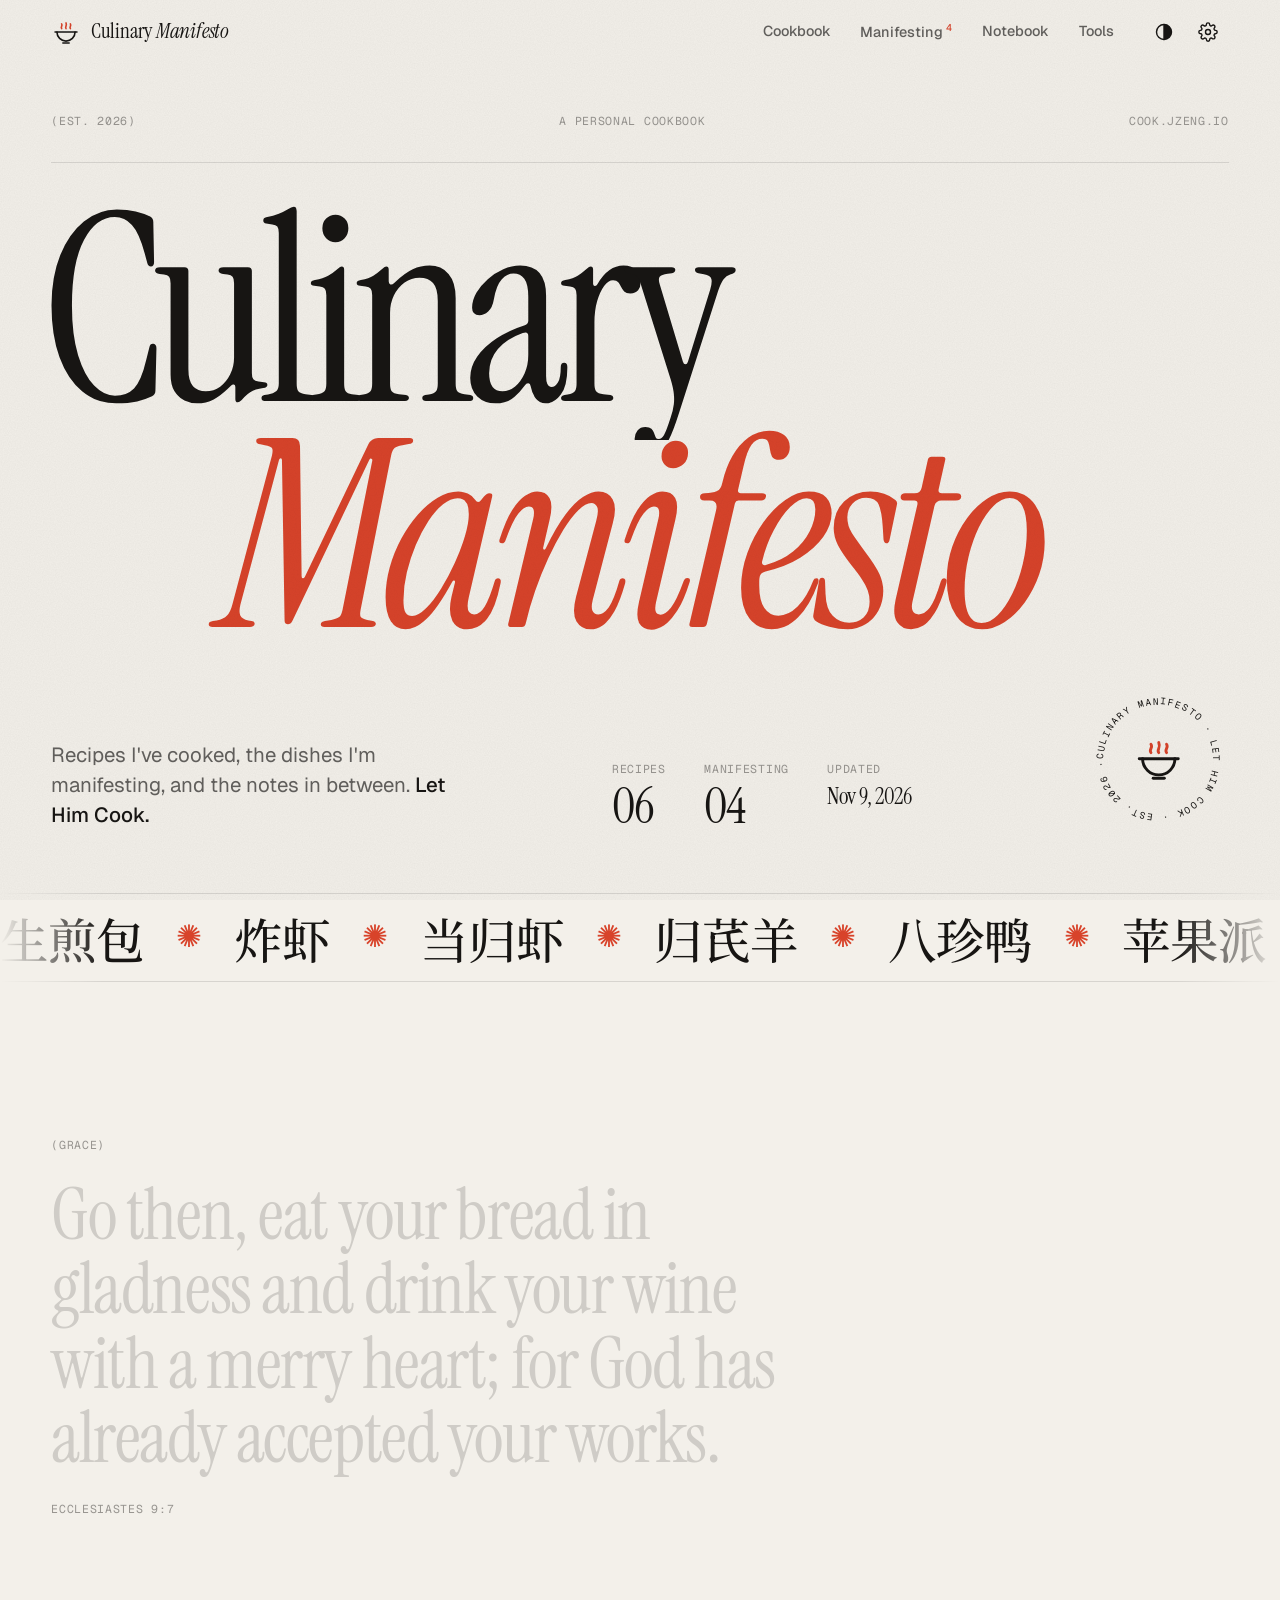
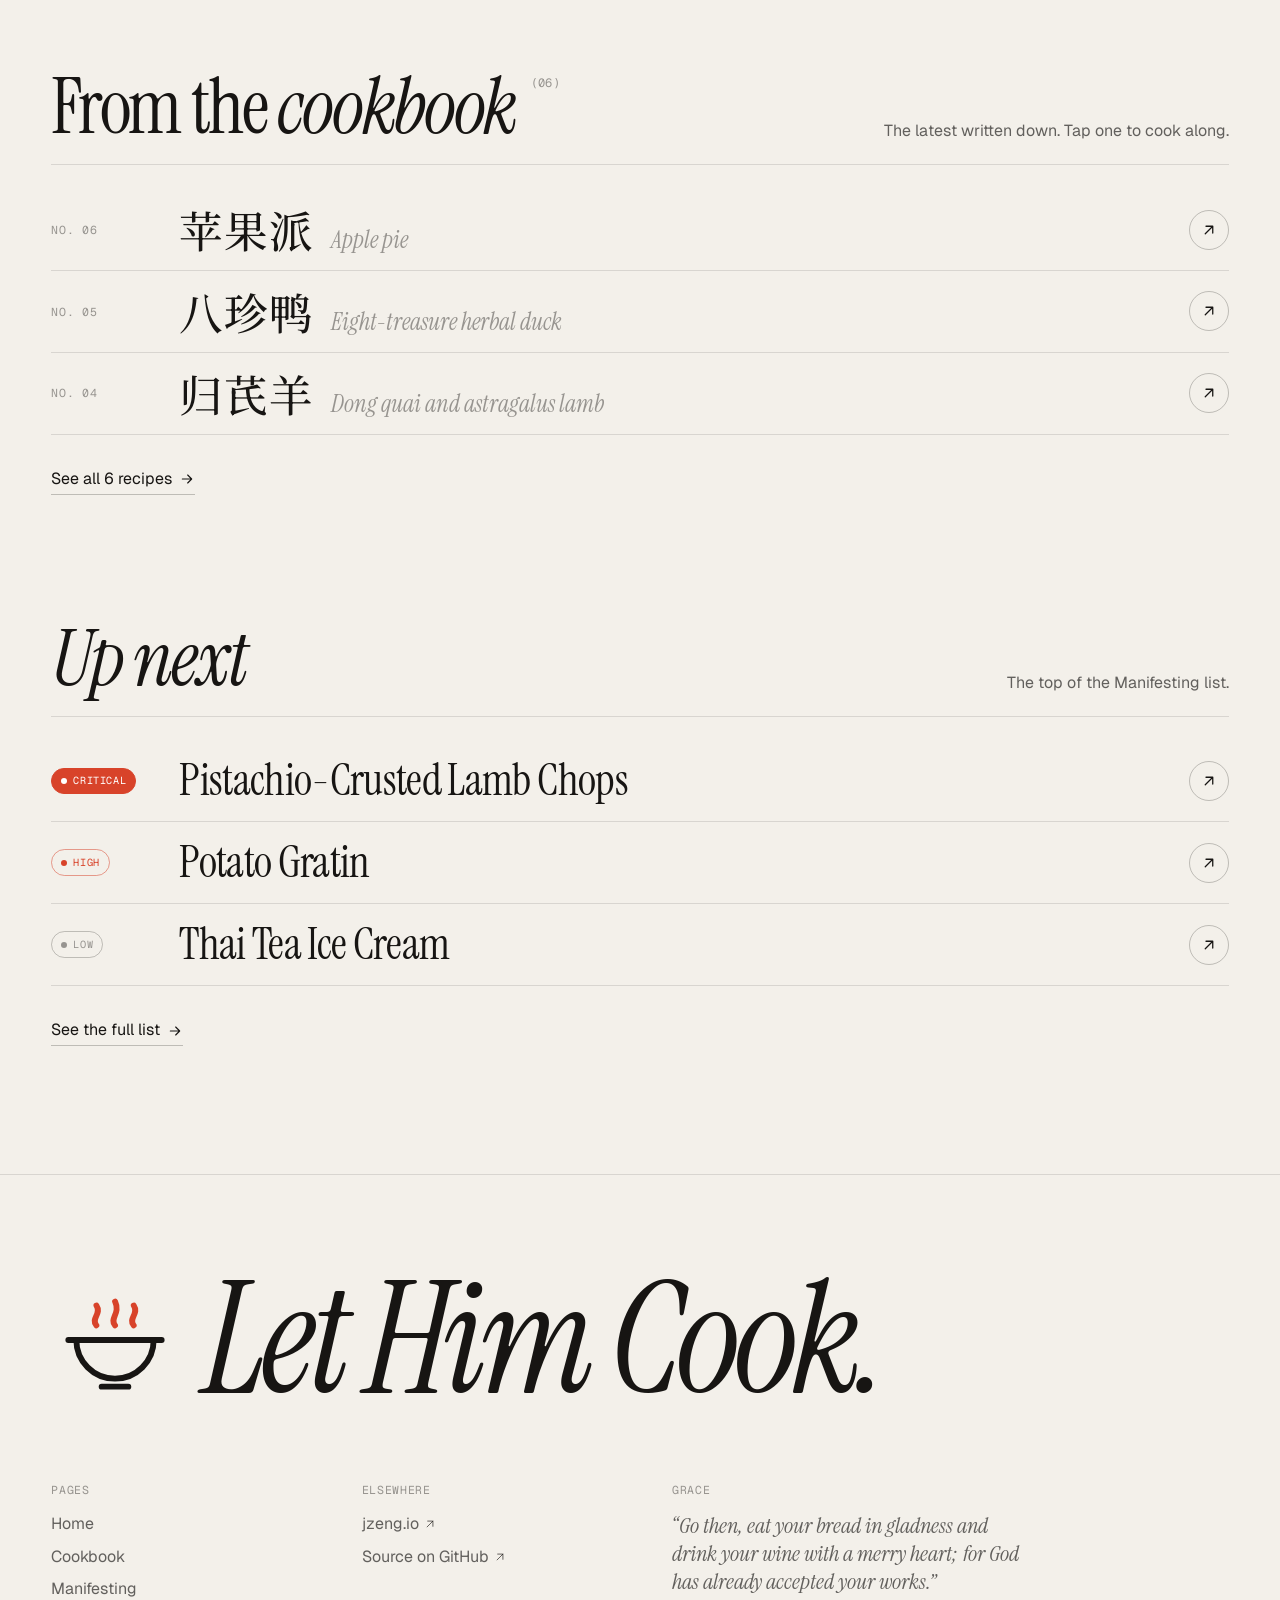
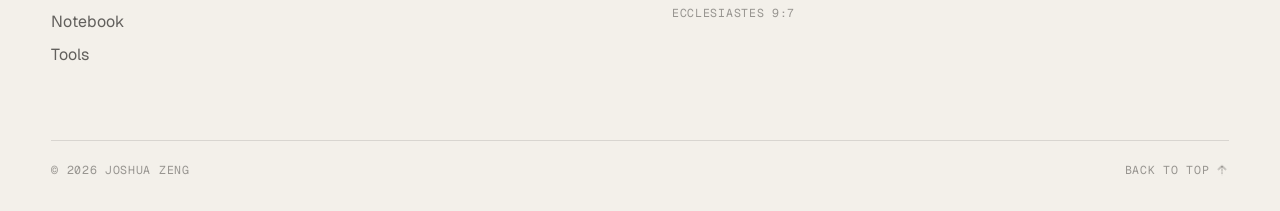
<file: index.html>
<!doctype html>
<html lang="en" data-theme="auto" data-text="m" data-motion="auto">
    <head>
        <meta charset="utf-8" />
        <meta name="viewport" content="width=device-width, initial-scale=1, viewport-fit=cover" />
        <title>Culinary Manifesto</title>
        <meta name="description" content="Culinary Manifesto: Joshua Zeng's cookbook. Recipes I've cooked, dishes I'm manifesting, kitchen notes and tools." />
        <meta name="author" content="Joshua Zeng" />
        <meta name="theme-color" content="#f3f0ea" />
        <meta name="color-scheme" content="light dark" />
        <meta property="og:title" content="Culinary Manifesto" />
        <meta property="og:description" content="A personal cookbook." />
        <meta property="og:url" content="https://cook.jzeng.io/" />
        <meta property="og:type" content="website" />
        <meta property="og:image" content="https://cook.jzeng.io/assets/og.png" />
        <meta name="twitter:card" content="summary_large_image" />
        <link rel="icon" href="assets/favicon.svg" type="image/svg+xml" />
        <link rel="icon" href="assets/icon-192.png" sizes="192x192" type="image/png" />
        <link rel="apple-touch-icon" href="assets/apple-touch-icon.png" />
        <link rel="manifest" href="manifest.webmanifest" />
        <meta name="mobile-web-app-capable" content="yes" />
        <meta name="apple-mobile-web-app-capable" content="yes" />
        <meta name="apple-mobile-web-app-status-bar-style" content="default" />
        <meta name="apple-mobile-web-app-title" content="Manifesto" />
        <script>
            // Apply saved theme, text size and motion before first paint (no flash).
            (function () {
                var d = document.documentElement;
                try {
                    var s = JSON.parse(localStorage.getItem("cm:settings") || "{}");
                    var t = new URLSearchParams(location.search).get("theme") || s.theme;
                    if (t) d.dataset.theme = t;
                    if (s.text) d.dataset.text = s.text;
                    var m = new URLSearchParams(location.search).get("motion") || s.motion;
                    if (m) d.dataset.motion = m;
                } catch (e) {}
                d.classList.add("js");
            })();
            window.CM = {};
        </script>
        <link rel="preconnect" href="https://fonts.googleapis.com" />
        <link rel="preconnect" href="https://fonts.gstatic.com" crossorigin />
        <link
            rel="stylesheet"
            href="https://fonts.googleapis.com/css2?family=Geist:wght@400;500;600&family=Geist+Mono:wght@400;500&family=Instrument+Serif:ital@0;1&family=Noto+Serif+SC:wght@500;600&display=swap"
        />
        <link rel="stylesheet" href="css/styles.css" />

        <!-- data: edit these files to add recipes, ideas and notes -->
        <script defer src="data/site.js"></script>
        <script defer src="data/glossary.js"></script>
        <script defer src="data/recipes.js"></script>
        <script defer src="data/manifesting.js"></script>
        <script defer src="data/notebook.js"></script>
        <!-- app -->
        <script defer src="js/quantity.js"></script>
        <script defer src="js/core.js"></script>
        <script defer src="js/timers.js"></script>
        <script defer src="js/views/home.js"></script>
        <script defer src="js/views/cookbook.js"></script>
        <script defer src="js/views/recipe.js"></script>
        <script defer src="js/views/manifesting.js"></script>
        <script defer src="js/views/notebook.js"></script>
        <script defer src="js/views/tools.js"></script>
        <script defer src="js/app.js"></script>
    </head>
    <body>
        <span id="top"></span>
        <a class="skip" href="#view">Skip to content</a>

        <header class="hdr" id="hdr">
            <div class="hdr-in wrap">
                <a class="brand" href="#/" aria-label="Culinary Manifesto, home" data-mark>
                    <span class="brand-name">Culinary <em>Manifesto</em></span>
                </a>
                <nav class="nav" aria-label="Main">
                    <a href="#/cookbook" data-nav="cookbook">Cookbook</a>
                    <a href="#/manifesting" data-nav="manifesting">Manifesting<sup class="count" data-count="manifesting"></sup></a>
                    <a href="#/notebook" data-nav="notebook">Notebook</a>
                    <a href="#/tools" data-nav="tools">Tools</a>
                </nav>
                <div class="hdr-actions">
                    <button type="button" class="icon-btn" id="theme-btn" aria-label="Change theme"></button>
                    <button type="button" class="icon-btn" id="settings-btn" aria-label="Settings" title="Settings" data-icon="gear"></button>
                </div>
            </div>
        </header>

        <main id="view" tabindex="-1">
            <noscript>
                <section class="page-hero wrap">
                    <h1 class="page-title"><em>Culinary Manifesto</em></h1>
                    <p class="lede">This cookbook needs JavaScript to show its recipes.</p>
                </section>
            </noscript>
        </main>

        <footer class="ftr" id="footer"></footer>

        <nav class="tabs" aria-label="Main">
            <a href="#/cookbook" data-nav="cookbook" data-icon="book"><span>Cookbook</span></a>
            <a href="#/manifesting" data-nav="manifesting" data-icon="sparkle"><span>Manifesting</span><sup class="count" data-count="manifesting"></sup></a>
            <a href="#/notebook" data-nav="notebook" data-icon="pen"><span>Notebook</span></a>
            <a href="#/tools" data-nav="tools" data-icon="scale"><span>Tools</span></a>
        </nav>

        <div class="timers" id="timers" aria-live="polite"></div>
        <div class="toast" id="toast" role="status" aria-live="polite"></div>
        <dialog class="sheet" id="settings" aria-labelledby="set-title"></dialog>
    </body>
</html>
</file>
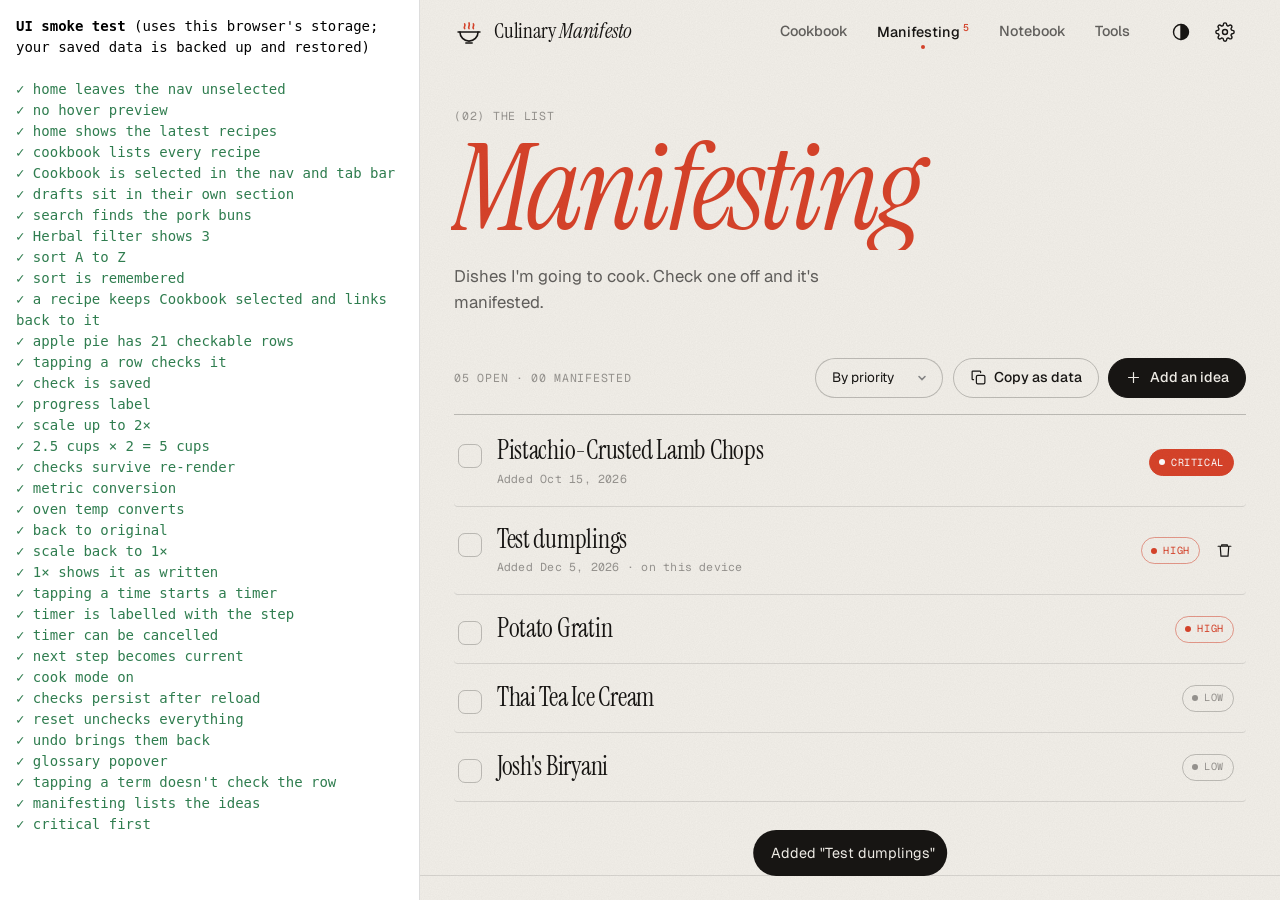
<file: tests/ui.html>
<!doctype html>
<html lang="en">
    <head>
        <meta charset="utf-8" />
        <title>UI smoke test · Culinary Manifesto</title>
        <style>
            body { font: 14px/1.5 ui-monospace, Menlo, monospace; margin: 0; display: grid; grid-template-columns: 420px 1fr; height: 100vh; }
            #log { padding: 16px; overflow: auto; border-right: 1px solid #ddd; }
            .ok { color: #2f7d4f; } .bad { color: #c62828; font-weight: bold; }
            iframe { width: 100%; height: 100%; border: 0; }
        </style>
    </head>
    <body>
        <div id="log"><b>UI smoke test</b> (uses this browser's storage; your saved data is backed up and restored)<br /><br /></div>
        <iframe id="app" title="App under test"></iframe>
        <script>
            /*
             * Open /tests/ui.html from a local server (python3 -m http.server). It drives the real app in the
             * iframe: checking rows, scaling, unit conversion, timers, persistence, the lists, tools and settings.
             */
            const log = document.getElementById("log");
            const frame = document.getElementById("app");
            const results = [];
            const sleep = (ms) => new Promise((r) => setTimeout(r, ms));
            const W = () => frame.contentWindow;
            const D = () => frame.contentDocument;
            const $ = (s) => D().querySelector(s);
            const $$ = (s) => Array.from(D().querySelectorAll(s));
            function check(cond, label, detail) {
                results.push({ ok: !!cond, label });
                log.insertAdjacentHTML("beforeend", `<div class="${cond ? "ok" : "bad"}">${cond ? "✓" : "✗"} ${label}${cond || detail == null ? "" : " → " + String(detail)}</div>`);
            }
            async function until(fn, ms = 3000) {
                const t = Date.now();
                while (Date.now() - t < ms) {
                    try { if (fn()) return true; } catch (e) {}
                    await sleep(40);
                }
                return false;
            }
            const load = (hash) =>
                new Promise((res) => {
                    frame.onload = () => until(() => W().CM && W().CM.views && $("#view").children.length).then(res);
                    frame.src = "../index.html?motion=reduced&t=" + Date.now() + (hash || "#/"); // new URL each time so it really reloads
                });
            const go = async (hash) => {
                W().location.hash = hash;
                await sleep(120);
            };
            const click = (el) => el && el.dispatchEvent(new (W().MouseEvent)("click", { bubbles: true, cancelable: true, view: W() }));

            async function run() {
                // keep the tester's real data safe
                const backup = {};
                Object.keys(localStorage).filter((k) => k.startsWith("cm:")).forEach((k) => { backup[k] = localStorage.getItem(k); localStorage.removeItem(k); });
                try {
                    await load("#/");
                    const activeNav = () => $$("[data-nav].is-active").map((a) => a.dataset.nav);
                    check(!activeNav().length, "home leaves the nav unselected", activeNav());
                    check(!$("#preview"), "no hover preview");
                    check($$("#latest .teaser-list li").length === Math.min(3, W().CM.recipes.length), "home shows the latest recipes");

                    await go("#/cookbook");
                    const crows = () => $$(".c-row");
                    check(crows().length === W().CM.recipes.length, "cookbook lists every recipe", crows().length);
                    check(activeNav().length === 2 && activeNav().every((n) => n === "cookbook"), "Cookbook is selected in the nav and tab bar", activeNav());
                    const drafts = W().CM.recipes.filter((r) => r.status === "draft").length;
                    check($$("#c-draft .c-row").length === drafts && !$("#c-draft-title").hidden, "drafts sit in their own section", $$("#c-draft .c-row").length);
                    const q = $("#q");
                    q.value = "pork";
                    q.dispatchEvent(new Event("input"));
                    check(crows().length === 1, "search finds the pork buns", crows().length);
                    q.value = "";
                    q.dispatchEvent(new Event("input"));
                    click($('.chip-f[data-cat="Herbal"]'));
                    check(crows().length === 3, "Herbal filter shows 3", crows().length);
                    click($('.chip-f[data-cat=""]'));
                    const sel = $("#c-sort");
                    sel.value = "az";
                    sel.dispatchEvent(new Event("change", { bubbles: true }));
                    const names = $$("#c-ready .c-row").map((li) => li.dataset.slug);
                    check(names[0] === "apple-pie", "sort A to Z", names.join(","));
                    check(W().CM.store.get("cookbook:sort") === "az", "sort is remembered");
                    await go("#/r/sheng-jian-bao");
                    check(activeNav().every((n) => n === "cookbook") && $(".crumb").getAttribute("href") === "#/cookbook", "a recipe keeps Cookbook selected and links back to it");

                    await go("#/r/apple-pie");
                    check($$(".row").length === 21, "apple pie has 21 checkable rows", $$(".row").length);
                    const first = () => $(".r-col--ing .row");
                    click(first().querySelector(".row-body"));
                    check(first().classList.contains("is-done"), "tapping a row checks it");
                    check(JSON.parse(localStorage.getItem("cm:checks:apple-pie")).length === 1, "check is saved");
                    check($(".prog-label").textContent === "1/21", "progress label", $(".prog-label").textContent);
                    click($('[data-scale="1"]'));
                    click($('[data-scale="1"]'));
                    check($(".scale-val").textContent === "2×", "scale up to 2×", $(".scale-val").textContent);
                    check(first().querySelector(".qty").textContent === "5 cups", "2.5 cups × 2 = 5 cups", first().querySelector(".qty").textContent);
                    check(first().classList.contains("is-done"), "checks survive re-render");
                    click($('[data-units="metric"]'));
                    await sleep(50);
                    check(first().querySelector(".qty").textContent === "1.18 l", "metric conversion", first().querySelector(".qty").textContent);
                    check($(".chip--temp").textContent === "190–220 °C", "oven temp converts", $(".chip--temp").textContent);
                    click($('[data-units="original"]'));
                    await sleep(50);
                    check($(".chip--temp").textContent === "375–425 °F", "back to original", $(".chip--temp").textContent);
                    click($('[data-scale="-1"]'));
                    click($('[data-scale="-1"]'));
                    check($(".scale-val").textContent === "1×", "scale back to 1×");
                    check(first().querySelector(".qty").textContent === "2.5 cups", "1× shows it as written", first().querySelector(".qty").textContent);

                    click($(".chip--time"));
                    await sleep(60);
                    check($$("#timers .timer").length === 1, "tapping a time starts a timer");
                    check(/苹果派 · step 1/.test($("#timers .timer-label").textContent), "timer is labelled with the step", $("#timers .timer-label").textContent);
                    click($('#timers [data-act="close"]'));
                    await sleep(30);
                    check($$("#timers .timer").length === 0, "timer can be cancelled");

                    const steps = () => $$(".row--step");
                    click(steps()[0].querySelector(".row-body"));
                    check(steps()[1].classList.contains("is-current"), "next step becomes current");
                    click($('[data-act="cook"]'));
                    check($(".recipe").classList.contains("is-cooking"), "cook mode on");
                    click($('[data-act="cook"]'));

                    await load("#/r/apple-pie");
                    check(first().classList.contains("is-done") && steps()[0].classList.contains("is-done"), "checks persist after reload");
                    click($('[data-act="reset"]'));
                    check(!$$(".row.is-done").length, "reset unchecks everything");
                    click(D().querySelector(".toast-act"));
                    check($$(".row.is-done").length === 2, "undo brings them back", $$(".row.is-done").length);

                    await go("#/r/zha-xia");
                    const g = $(".gloss");
                    click(g);
                    await sleep(30);
                    check($("#gloss-pop") && /sweet potato starch|shrimp|stir-fry/.test($("#gloss-pop").textContent), "glossary popover", $("#gloss-pop") && $("#gloss-pop").textContent);
                    check(!g.closest(".row").classList.contains("is-done"), "tapping a term doesn't check the row");
                    click(D().body);

                    await go("#/manifesting");
                    check($$("#m-open .row").length === W().CM.manifesting.length, "manifesting lists the ideas", $$("#m-open .row").length);
                    check(/Pistachio/.test($("#m-open .row .m-title").textContent), "critical first", $("#m-open .row .m-title").textContent);
                    click($("#m-add"));
                    const f = $("#m-form");
                    f.elements.title.value = "Test dumplings";
                    f.elements.priority.value = "high";
                    f.requestSubmit ? f.requestSubmit() : f.dispatchEvent(new Event("submit", { cancelable: true }));
                    await sleep(30);
                    check($$("#m-open .m-title").some((x) => x.textContent === "Test dumplings"), "add an idea");
                    const row = $$("#m-open .row").find((r) => r.textContent.includes("Pistachio"));
                    click(row.querySelector(".row-body"));
                    await sleep(800);
                    check($$("#m-done .m-title").some((x) => /Pistachio/.test(x.textContent)), "checked idea moves to Manifested");
                    check(!$("#m-copy").hidden, "copy-as-data appears for local ideas");
                    const del = $$("#m-open .row").find((r) => r.textContent.includes("Test dumplings")).querySelector("[data-del]");
                    click(del);
                    await sleep(30);
                    check(!$$("#m-open .m-title").some((x) => x.textContent === "Test dumplings"), "delete an idea");
                    // merge round trip: once an idea is in the data file, the browser's copy is dropped
                    W().CM.store.set("manifest:local", [{ id: "l:merge", title: "Merged dish", priority: "low", added: "2026-11-01" }]);
                    W().CM.manifesting.push({ title: "merged dish", priority: "low", done: "2026-11-02" });
                    await go("#/");
                    await go("#/manifesting");
                    const merged = $$(".row").filter((r) => /merged dish/i.test(r.textContent));
                    check(merged.length === 1 && !W().CM.store.get("manifest:local", []).length, "a merged idea shows once and the browser copy is dropped", merged.length);
                    check(merged[0] && merged[0].closest("#m-done") && merged[0].querySelector(".row-input").disabled, "done: in the data file manifests it for everyone");
                    W().CM.manifesting.pop();

                    await go("#/notebook");
                    const wf = $("#w-form");
                    wf.elements.what.value = "Carbon steel wok";
                    wf.elements.note.value = "https://example.com/wok";
                    wf.requestSubmit ? wf.requestSubmit() : wf.dispatchEvent(new Event("submit", { cancelable: true }));
                    await sleep(30);
                    check($$("#w-list .row").length === 1 && $("#w-list a[href='https://example.com/wok']"), "wishlist add (a URL becomes a link)");
                    click($("#n-new"));
                    await sleep(30);
                    const ta = $(".note-body-in");
                    ta.value = "Ask about 八珍 packs";
                    ta.dispatchEvent(new Event("input", { bubbles: true }));
                    await sleep(500);
                    check(/八珍/.test(localStorage.getItem("cm:notes:local")), "notes autosave");
                    W().CM.notebook.wishlist.push({ item: "carbon steel wok", kind: "tool", got: "2026-11-02" });
                    W().CM.notebook.notes.push({ title: "", date: "2026-11-02", body: "Ask about 八珍 packs" });
                    await go("#/");
                    await go("#/notebook");
                    check($$("#w-list .row").length === 1 && !W().CM.store.get("wish:local", []).length && $("#w-list .row-input").disabled, "a merged wishlist item shows once, ticked off");
                    check($$(".note--local").length === 0 && $$(".note").length === 1, "a merged note shows once", $$(".note").length);
                    W().CM.notebook.wishlist.pop();
                    W().CM.notebook.notes.pop();

                    await go("#/tools");
                    check(/16\s*tablespoon/.test($("#cv-out").textContent), "1 cup = 16 tbsp", $("#cv-out").textContent);
                    check($("#cg-g").value === "120", "1 cup flour = 120 g", $("#cg-g").value);
                    check($("#sv-f").textContent === "1.5×", "4 → 6 servings is 1.5×");
                    check(/1⅛ cups/.test($("#sv-out").textContent), "¾ cup × 1.5 = 1⅛ cups", $("#sv-out").textContent);

                    click($("#settings-btn"));
                    await sleep(30);
                    click($('#settings [data-set="theme"] [data-v="night"]'));
                    check(D().documentElement.dataset.theme === "night", "night theme from settings");
                    click($('#settings [data-set="text"] [data-v="l"]'));
                    check(D().documentElement.dataset.text === "l", "large text");
                    click($("#settings [data-close]"));
                } catch (e) {
                    check(false, "test crashed", e && e.stack);
                } finally {
                    Object.keys(localStorage).filter((k) => k.startsWith("cm:")).forEach((k) => localStorage.removeItem(k));
                    Object.entries(backup).forEach(([k, v]) => localStorage.setItem(k, v));
                }
                const failed = results.filter((r) => !r.ok).length;
                log.insertAdjacentHTML("beforeend", `<br><b id="summary" class="${failed ? "bad" : "ok"}">${results.length - failed} passed, ${failed} failed</b>`);
                document.title = failed ? "FAIL" : "PASS";
            }
            run();
        </script>
    </body>
</html>
</file>
<file: css/styles.css>
/* =========================================================================
   Culinary Manifesto
   Editorial, minimal, warm. Light / Dark / Night themes, three text sizes,
   reduced-motion aware, phone first.
   ========================================================================= */

/* ---------- tokens ---------- */
:root {
    --bg: #f3f0ea;
    --bg-2: #ebe6dd;
    --bg-3: #e2dccf;
    --card: #f8f6f1;
    --ink: #171513;
    --ink-2: rgba(23, 21, 19, 0.66);
    --ink-3: rgba(23, 21, 19, 0.42);
    --line: rgba(23, 21, 19, 0.12);
    --line-2: rgba(23, 21, 19, 0.24);
    --accent: #d8432a;
    --accent-ink: #ffffff;
    --accent-soft: rgba(216, 67, 42, 0.1);
    --ok: #2f7d4f;
    --warn: #a4660b;
    --warn-soft: rgba(196, 128, 18, 0.14);
    --shadow: 0 24px 60px -28px rgba(30, 20, 10, 0.35);
    --plate-l1: 92%;
    --plate-l2: 80%;
    --plate-s: 52%;
    --grain: 0.05;

    --f-display: "Instrument Serif", "Noto Serif SC", "Songti SC", Georgia, serif;
    --f-zh: "Noto Serif SC", "Songti SC", "STSong", serif;
    --f-ui: "Geist", -apple-system, BlinkMacSystemFont, "Segoe UI", "PingFang SC", "Noto Sans SC", system-ui, sans-serif;
    --f-mono: "Geist Mono", ui-monospace, "SF Mono", Menlo, Consolas, monospace;

    --ease: cubic-bezier(0.2, 0.7, 0.1, 1);
    --ease-out: cubic-bezier(0.16, 1, 0.3, 1);
    --ease-io: cubic-bezier(0.65, 0, 0.35, 1);
    --gutter: clamp(16px, 4vw, 56px);
    --maxw: 1480px;
    --header-h: 64px;
    --tab-h: 62px;
    --fs: 16px;
    --radius: 14px;
    color-scheme: light;
}

/* dark */
:root[data-theme="dark"] {
    --bg: #0e0d0c;
    --bg-2: #181614;
    --bg-3: #23201c;
    --card: #141210;
    --ink: #efebe3;
    --ink-2: rgba(239, 235, 227, 0.66);
    --ink-3: rgba(239, 235, 227, 0.4);
    --line: rgba(239, 235, 227, 0.1);
    --line-2: rgba(239, 235, 227, 0.22);
    --accent: #ff6a4d;
    --accent-ink: #160805;
    --accent-soft: rgba(255, 106, 77, 0.14);
    --ok: #6fcf97;
    --warn: #e8b04b;
    --warn-soft: rgba(232, 176, 75, 0.14);
    --shadow: 0 30px 70px -30px rgba(0, 0, 0, 0.8);
    --plate-l1: 30%;
    --plate-l2: 19%;
    --plate-s: 34%;
    --grain: 0.06;
    color-scheme: dark;
}
@media (prefers-color-scheme: dark) {
    :root[data-theme="auto"] {
        --bg: #0e0d0c;
        --bg-2: #181614;
        --bg-3: #23201c;
        --card: #141210;
        --ink: #efebe3;
        --ink-2: rgba(239, 235, 227, 0.66);
        --ink-3: rgba(239, 235, 227, 0.4);
        --line: rgba(239, 235, 227, 0.1);
        --line-2: rgba(239, 235, 227, 0.22);
        --accent: #ff6a4d;
        --accent-ink: #160805;
        --accent-soft: rgba(255, 106, 77, 0.14);
        --ok: #6fcf97;
        --warn: #e8b04b;
        --warn-soft: rgba(232, 176, 75, 0.14);
        --shadow: 0 30px 70px -30px rgba(0, 0, 0, 0.8);
        --plate-l1: 30%;
        --plate-l2: 19%;
        --plate-s: 34%;
        --grain: 0.06;
        color-scheme: dark;
    }
}
/* night: warm, dim, low blue light for late cooking */
:root[data-theme="night"] {
    --bg: #0b0705;
    --bg-2: #150e0a;
    --bg-3: #20160f;
    --card: #120c08;
    --ink: #e7c49a;
    --ink-2: rgba(231, 196, 154, 0.64);
    --ink-3: rgba(231, 196, 154, 0.38);
    --line: rgba(231, 196, 154, 0.1);
    --line-2: rgba(231, 196, 154, 0.2);
    --accent: #e0873a;
    --accent-ink: #120a05;
    --accent-soft: rgba(224, 135, 58, 0.14);
    --ok: #c9a35c;
    --warn: #d99a4a;
    --warn-soft: rgba(217, 154, 74, 0.13);
    --shadow: 0 30px 70px -30px rgba(0, 0, 0, 0.9);
    --plate-l1: 22%;
    --plate-l2: 13%;
    --plate-s: 45%;
    --grain: 0.07;
    color-scheme: dark;
}
:root[data-theme="night"] .plate { --h: 28 !important; }
:root[data-theme="night"] img { filter: sepia(0.35) brightness(0.85); }

:root[data-text="s"] { --fs: 15px; }
:root[data-text="l"] { --fs: 18px; }

/* ---------- reset / base ---------- */
*, *::before, *::after { box-sizing: border-box; }
html {
    font-size: var(--fs);
    -webkit-text-size-adjust: 100%;
    text-size-adjust: 100%;
    scroll-padding-top: calc(var(--header-h) + 72px);
    background: var(--bg);
}
html.sheet-open { overflow: hidden; }
body {
    margin: 0;
    min-height: 100vh;
    min-height: 100dvh;
    display: flex;
    flex-direction: column;
    background: var(--bg);
    color: var(--ink);
    font-family: var(--f-ui);
    font-size: 1rem;
    line-height: 1.55;
    -webkit-font-smoothing: antialiased;
    -moz-osx-font-smoothing: grayscale;
    text-rendering: optimizeLegibility;
    transition: background-color 0.5s var(--ease), color 0.5s var(--ease);
    overflow-x: hidden;
}
/* film grain */
body::after {
    content: "";
    position: fixed;
    inset: 0;
    z-index: 100;
    pointer-events: none;
    opacity: var(--grain);
    background-image: url("data:image/svg+xml,%3Csvg xmlns='http://www.w3.org/2000/svg' width='160' height='160'%3E%3Cfilter id='n'%3E%3CfeTurbulence type='fractalNoise' baseFrequency='.85' numOctaves='2' stitchTiles='stitch'/%3E%3CfeColorMatrix values='0 0 0 0 0 0 0 0 0 0 0 0 0 0 0 0 0 0 .9 0'/%3E%3C/filter%3E%3Crect width='100%25' height='100%25' filter='url(%23n)'/%3E%3C/svg%3E");
    mix-blend-mode: multiply;
}
:root[data-theme="dark"] body::after, :root[data-theme="night"] body::after { mix-blend-mode: screen; }
@media (prefers-color-scheme: dark) { :root[data-theme="auto"] body::after { mix-blend-mode: screen; } }

main { flex: 1; padding-top: var(--header-h); outline: none; }
img, svg { display: block; max-width: 100%; }
a { color: inherit; }
button, input, select, textarea { font: inherit; color: inherit; }
button { cursor: pointer; background: none; border: 0; padding: 0; }
::selection { background: var(--accent); color: var(--accent-ink); }
:focus-visible { outline: 2px solid var(--accent); outline-offset: 3px; border-radius: 6px; }
[hidden] { display: none !important; }
h1, h2, h3, h4, p { margin: 0; }
.sr { position: absolute !important; width: 1px; height: 1px; overflow: hidden; clip: rect(0 0 0 0); white-space: nowrap; }
.skip { position: fixed; left: 12px; top: -60px; z-index: 200; padding: 0.6rem 1rem; background: var(--ink); color: var(--bg); border-radius: 99px; text-decoration: none; }
.skip:focus { top: 12px; }

.wrap { width: 100%; max-width: var(--maxw); margin-inline: auto; padding-inline: var(--gutter); }
.mono { font-family: var(--f-mono); font-size: 0.72rem; letter-spacing: 0.06em; text-transform: uppercase; font-weight: 400; }
.zh { font-family: var(--f-zh); font-weight: 500; }
em { font-style: italic; }
code { font-family: var(--f-mono); font-size: 0.85em; background: var(--bg-2); padding: 0.1em 0.35em; border-radius: 5px; }
.muted { color: var(--ink-3); }
.kicker { color: var(--ink-3); }
.text-link { display: inline-flex; align-items: center; gap: 0.4rem; text-decoration: none; border-bottom: 1px solid var(--line-2); padding-bottom: 2px; transition: border-color 0.2s, gap 0.3s var(--ease); }
.text-link:hover { border-color: var(--ink); gap: 0.7rem; }
.text-link .ico { width: 16px; height: 16px; }
.ico { width: 20px; height: 20px; flex: none; }

/* ---------- buttons ---------- */
.icon-btn {
    width: 42px; height: 42px; display: inline-grid; place-items: center; flex: none;
    border-radius: 50%; color: var(--ink); text-decoration: none;
    transition: background-color 0.2s, transform 0.2s var(--ease);
}
.icon-btn:hover { background: var(--bg-2); }
.icon-btn:active { transform: scale(0.92); }
.icon-btn.sm { width: 34px; height: 34px; font-size: 0.75rem; font-family: var(--f-mono); }
.icon-btn.sm .ico { width: 17px; height: 17px; }
.pill {
    display: inline-flex; align-items: center; gap: 0.45rem; height: 40px; padding: 0 1rem;
    border-radius: 99px; border: 1px solid var(--line-2); font-size: 0.88rem; font-weight: 500;
    white-space: nowrap; transition: background-color 0.2s, border-color 0.2s, color 0.2s, transform 0.2s var(--ease);
}
.pill .ico { width: 17px; height: 17px; }
.pill:hover { border-color: var(--ink); }
.pill:active { transform: scale(0.96); }
.pill--ink { background: var(--ink); color: var(--bg); border-color: var(--ink); }
.pill--ink:hover { background: var(--accent); border-color: var(--accent); color: var(--accent-ink); }
.pill--accent { background: var(--accent); color: var(--accent-ink); border-color: var(--accent); }
.pill--accent:hover { filter: brightness(1.06); }
.pill--danger { color: var(--accent); border-color: color-mix(in srgb, var(--accent) 45%, transparent); }
.pill[aria-pressed="true"] { background: var(--accent); color: var(--accent-ink); border-color: var(--accent); }

.seg { display: inline-flex; padding: 3px; border-radius: 99px; background: var(--bg-2); gap: 2px; flex: none; }
.seg button { height: 34px; padding: 0 0.85rem; border-radius: 99px; font-size: 0.82rem; color: var(--ink-2); white-space: nowrap; transition: background-color 0.25s var(--ease), color 0.2s; }
.seg button:hover { color: var(--ink); }
.seg button[aria-checked="true"] { background: var(--card); color: var(--ink); box-shadow: 0 1px 2px rgba(0, 0, 0, 0.12), 0 0 0 1px var(--line); }

/* ---------- logo ---------- */
.mark { width: 32px; height: 32px; color: var(--ink); overflow: visible; }
.mark .steam { stroke: var(--accent); stroke-dasharray: 10 10; animation: steam 2.8s var(--ease-io) infinite; }
.mark .steam:nth-child(2) { animation-delay: 0.45s; }
.mark .steam:nth-child(3) { animation-delay: 0.9s; }
@keyframes steam {
    0% { stroke-dashoffset: 10; opacity: 0; transform: translateY(2px); }
    35% { opacity: 1; }
    70% { stroke-dashoffset: 0; opacity: 1; }
    100% { stroke-dashoffset: -10; opacity: 0; transform: translateY(-3px); }
}

/* ---------- header ---------- */
.hdr { position: fixed; inset: 0 0 auto; z-index: 60; height: var(--header-h); border-bottom: 1px solid transparent; transition: background-color 0.35s, border-color 0.35s, backdrop-filter 0.35s; }
.hdr.is-scrolled { background: var(--bg); background: color-mix(in srgb, var(--bg) 80%, transparent); -webkit-backdrop-filter: blur(16px) saturate(1.5); backdrop-filter: blur(16px) saturate(1.5); border-bottom-color: var(--line); }
.hdr-in { height: 100%; display: flex; align-items: center; gap: 1rem; }
.brand { display: inline-flex; align-items: center; gap: 0.6rem; text-decoration: none; margin-right: auto; }
.brand .mark { width: 30px; height: 30px; transition: transform 0.5s var(--ease-out); }
.brand:hover .mark { transform: rotate(-8deg) scale(1.06); }
.brand-name { font-family: var(--f-display); font-size: 1.32rem; letter-spacing: -0.01em; line-height: 1; }
.nav { display: flex; gap: 0.15rem; }
.nav a { position: relative; padding: 0.55rem 0.85rem; border-radius: 99px; color: var(--ink-2); text-decoration: none; font-size: 0.9rem; font-weight: 500; transition: color 0.2s, background-color 0.2s; }
.nav a:hover { color: var(--ink); background: var(--bg-2); }
.nav a.is-active { color: var(--ink); }
.nav a.is-active::after { content: ""; position: absolute; left: 50%; bottom: 0.2rem; width: 4px; height: 4px; margin-left: -2px; border-radius: 50%; background: var(--accent); }
.count { font-family: var(--f-mono); font-size: 0.62rem; margin-left: 0.2rem; color: var(--accent); vertical-align: super; }
.count:empty { display: none; }
.hdr-actions { display: flex; gap: 0.1rem; }

/* ---------- mobile tab bar ---------- */
.tabs { display: none; }
@media (max-width: 760px) {
    :root { --header-h: 58px; }
    .nav { display: none; }
    .brand-name { font-size: 1.2rem; }
    .tabs {
        display: grid; grid-template-columns: repeat(4, 1fr); position: fixed; inset: auto 0 0; z-index: 60;
        padding: 0.3rem 0.4rem calc(0.3rem + env(safe-area-inset-bottom));
        background: var(--bg); background: color-mix(in srgb, var(--bg) 86%, transparent);
        -webkit-backdrop-filter: blur(18px) saturate(1.5); backdrop-filter: blur(18px) saturate(1.5);
        border-top: 1px solid var(--line);
    }
    .tabs a { position: relative; display: flex; flex-direction: column; align-items: center; gap: 0.2rem; padding: 0.45rem 0 0.35rem; color: var(--ink-3); text-decoration: none; font-size: 0.66rem; font-weight: 500; letter-spacing: 0.01em; border-radius: 12px; transition: color 0.2s; -webkit-tap-highlight-color: transparent; }
    .tabs a .ico { width: 22px; height: 22px; transition: transform 0.35s var(--ease-out); }
    .tabs a.is-active { color: var(--ink); }
    .tabs a.is-active .ico { transform: translateY(-1px) scale(1.06); color: var(--accent); }
    .tabs .count { position: absolute; top: 0.25rem; left: calc(50% + 8px); margin: 0; }
    body { padding-bottom: calc(var(--tab-h) + env(safe-area-inset-bottom)); }
    .hide-sm { display: none !important; }
}

/* ---------- page transitions + reveals ---------- */
.page-in { animation: page-in 0.6s var(--ease-out); }
@keyframes page-in { from { opacity: 0; transform: translateY(14px); } }
::view-transition-old(root) { animation: vt-out 0.28s var(--ease-io) both; }
::view-transition-new(root) { animation: vt-in 0.55s var(--ease-out) both; }
@keyframes vt-out { to { opacity: 0; transform: translateY(-10px); } }
@keyframes vt-in { from { opacity: 0; transform: translateY(16px); } }

.js .reveal { opacity: 0; transform: translateY(22px); transition: opacity 0.9s var(--ease-out), transform 0.9s var(--ease-out); transition-delay: calc(var(--i, 0) * 55ms); }
.js .reveal.is-in { opacity: 1; transform: none; }

/* line mask reveal for big titles */
.line { display: block; overflow: hidden; padding-bottom: 0.06em; margin-bottom: -0.06em; }
.line > span { display: block; animation: rise 1.05s var(--ease-out) both; }
.line--2 > span { animation-delay: 0.09s; }
@keyframes rise { from { transform: translateY(105%) rotate(2deg); } }

/* ---------- home: hero ---------- */
.hero { padding-top: clamp(1.25rem, 4vw, 3rem); padding-bottom: clamp(2rem, 5vw, 4rem); }
.hero-top { display: flex; justify-content: space-between; gap: 1rem; color: var(--ink-3); padding-bottom: clamp(1rem, 3vw, 2rem); border-bottom: 1px solid var(--line); }
.hero-title { font-family: var(--f-display); font-weight: 400; font-size: clamp(4.1rem, 20.5vw, 17.5rem); line-height: 0.86; letter-spacing: -0.045em; margin: clamp(1rem, 3vw, 2.25rem) 0 clamp(1.25rem, 3vw, 2.5rem) -0.04em; }
.hero-title .line--2 { padding-left: clamp(0rem, 14vw, 16rem); }
.hero-title em { color: var(--accent); }
.hero.is-intro .line > span { animation-duration: 1.3s; animation-delay: 0.15s; }
.hero.is-intro .line--2 > span { animation-delay: 0.27s; }
.hero-foot { display: grid; grid-template-columns: minmax(0, 1.2fr) minmax(0, 1fr) auto; gap: clamp(1.5rem, 4vw, 4rem); align-items: end; }
.hero-lede { font-size: clamp(1.05rem, 1.6vw, 1.35rem); line-height: 1.45; max-width: 30ch; color: var(--ink-2); }
.hero-lede strong { color: var(--ink); font-weight: 500; }
.hero-stats { display: flex; gap: clamp(1.25rem, 3vw, 2.5rem); margin: 0; }
.hero-stats div { display: flex; flex-direction: column; gap: 0.35rem; }
.hero-stats dt { color: var(--ink-3); }
.hero-stats dd { margin: 0; font-family: var(--f-display); font-size: clamp(2.2rem, 4vw, 3.4rem); line-height: 0.9; letter-spacing: -0.02em; }
.hero-stats dd.sm { font-size: clamp(1.15rem, 1.8vw, 1.5rem); line-height: 1.15; }
.js .hero-foot > * { animation: fade-up 1s var(--ease-out) both; animation-delay: 0.35s; }
.js .hero-foot > *:nth-child(2) { animation-delay: 0.45s; }
.js .hero-foot > *:nth-child(3) { animation-delay: 0.55s; }
@keyframes fade-up { from { opacity: 0; transform: translateY(18px); } }

.spin-badge { position: relative; display: grid; place-items: center; width: clamp(112px, 11vw, 150px); aspect-ratio: 1; border-radius: 50%; color: var(--ink); text-decoration: none; transition: transform 0.5s var(--ease-out); }
.spin-badge svg:first-child { position: absolute; inset: 0; width: 100%; height: 100%; animation: spin 18s linear infinite; }
.spin-badge text { font-family: var(--f-mono); font-size: 13.2px; letter-spacing: 0.12em; fill: currentColor; }
.spin-badge-mark { width: 38%; height: 38%; }
.spin-badge:hover { transform: scale(1.06) rotate(-6deg); }
.spin-badge:hover svg:first-child { animation-duration: 6s; }
@keyframes spin { to { transform: rotate(360deg); } }

@media (max-width: 900px) {
    .hero-foot { grid-template-columns: 1fr auto; }
    .hero-lede { grid-column: 1 / -1; }
}
@media (max-width: 520px) {
    .hero-title .line--2 { padding-left: 0; text-align: right; }
    .hero-stats { gap: 1.1rem; }
    .spin-badge { width: 96px; }
}

/* ---------- marquee ---------- */
.marquee { overflow: hidden; border-block: 1px solid var(--line); padding: clamp(0.8rem, 1.6vw, 1.2rem) 0; user-select: none; -webkit-mask-image: linear-gradient(90deg, transparent, #000 8%, #000 92%, transparent); mask-image: linear-gradient(90deg, transparent, #000 8%, #000 92%, transparent); }
.marquee-track { display: flex; width: max-content; align-items: center; gap: clamp(1.2rem, 2.5vw, 2.4rem); padding-right: clamp(1.2rem, 2.5vw, 2.4rem); font-family: var(--f-display); font-size: clamp(1.9rem, 4.4vw, 3.6rem); line-height: 1; white-space: nowrap; animation: marquee 38s linear infinite; }
.marquee-track .zh { font-size: 0.86em; }
.marquee-track i { font-style: normal; color: var(--accent); font-size: 0.55em; }
.marquee:hover .marquee-track { animation-play-state: paused; }
@keyframes marquee { to { transform: translateX(-50%); } }

/* ---------- epigraph ---------- */
.epigraph { padding-block: clamp(4rem, 12vw, 10rem); display: grid; gap: 1.5rem; justify-items: start; }
.epi-text { margin: 0; max-width: 22ch; font-family: var(--f-display); font-size: clamp(2rem, 5.6vw, 5rem); line-height: 1.04; letter-spacing: -0.02em; }
.epi-text span { opacity: 0.16; transition: opacity 0.45s var(--ease); }
.epi-text span.is-lit { opacity: 1; }
.epigraph cite { font-style: normal; color: var(--ink-3); }

/* ---------- section heads ---------- */
.sec-head { display: flex; justify-content: space-between; align-items: flex-end; gap: 1.5rem; flex-wrap: wrap; padding-bottom: 1.25rem; margin-bottom: 1.5rem; border-bottom: 1px solid var(--line); }
.sec-title { font-family: var(--f-display); font-weight: 400; font-size: clamp(2.4rem, 6vw, 4.8rem); line-height: 0.95; letter-spacing: -0.03em; }
.sec-title sup { font-size: 0.75rem; vertical-align: top; position: relative; top: 0.6em; margin-left: 0.3rem; color: var(--ink-3); letter-spacing: 0.04em; }
.sec-lede { color: var(--ink-2); max-width: 36ch; }

/* ---------- search + filter chips ---------- */
.search { position: relative; display: flex; align-items: center; flex: 1 1 280px; max-width: 420px; height: 46px; border-radius: 99px; background: var(--bg-2); border: 1px solid transparent; padding: 0 0.9rem 0 2.6rem; transition: border-color 0.2s, background-color 0.2s; }
.search:focus-within { border-color: var(--line-2); background: var(--card); }
.search .ico { position: absolute; left: 0.9rem; width: 18px; height: 18px; color: var(--ink-3); }
.search input { flex: 1; min-width: 0; height: 100%; border: 0; background: none; outline: none; font-size: 0.95rem; }
.search input::placeholder { color: var(--ink-3); }
.search input::-webkit-search-cancel-button { filter: grayscale(1); }
.search kbd { border: 1px solid var(--line-2); border-radius: 6px; padding: 0.1rem 0.4rem; color: var(--ink-3); font-size: 0.7rem; }
.chips { display: flex; flex-wrap: wrap; gap: 0.4rem; }
.chip-f { height: 36px; padding: 0 0.9rem; border-radius: 99px; border: 1px solid var(--line-2); font-size: 0.85rem; white-space: nowrap; transition: background-color 0.2s, color 0.2s, border-color 0.2s, transform 0.2s var(--ease); }
.chip-f span { font-family: var(--f-mono); font-size: 0.7rem; color: var(--ink-3); margin-left: 0.15rem; }
.chip-f:hover { border-color: var(--ink); }
.chip-f:active { transform: scale(0.95); }
.chip-f.is-on { background: var(--ink); color: var(--bg); border-color: var(--ink); }
.chip-f.is-on span { color: inherit; opacity: 0.6; }

/* round arrow used by the teasers */
.r-go { justify-self: end; display: grid; place-items: center; width: 2.5rem; height: 2.5rem; border-radius: 50%; border: 1px solid var(--line-2); transition: transform 0.5s var(--ease-out), background-color 0.3s, color 0.3s, border-color 0.3s; }
.r-go .ico { width: 18px; height: 18px; transition: transform 0.5s var(--ease-out); }
.empty { padding: 2.5rem 0; color: var(--ink-3); text-align: center; }
.empty a { color: var(--ink); }

/* ---------- plates ---------- */
.plate {
    --h: 32;
    position: relative; width: 100%; aspect-ratio: 1; border-radius: 50%; display: grid; place-items: center;
    container-type: inline-size; color: hsl(var(--h) 45% 30% / 0.82);
    background:
        radial-gradient(circle at 50% 50%, transparent 0 57%, hsl(var(--h) var(--plate-s) calc(var(--plate-l2) - 5%) / 0.9) 57.5% 58.3%, transparent 58.8%),
        radial-gradient(circle at 50% 50%, transparent 0 69%, hsl(var(--h) var(--plate-s) calc(var(--plate-l2) - 2%) / 0.45) 69.5% 70%, transparent 70.5%),
        radial-gradient(circle at 34% 28%, hsl(var(--h) var(--plate-s) calc(var(--plate-l1) + 4%)), hsl(var(--h) var(--plate-s) var(--plate-l2)) 72%);
    box-shadow: inset 0 0 0 1px hsl(var(--h) 30% 40% / 0.14), inset 0 -18px 40px -20px hsl(var(--h) 40% 20% / 0.25), var(--shadow);
}
:root[data-theme="dark"] .plate, :root[data-theme="night"] .plate { color: hsl(var(--h) 60% 78% / 0.85); }
@media (prefers-color-scheme: dark) { :root[data-theme="auto"] .plate { color: hsl(var(--h) 60% 78% / 0.85); } }
.plate-glyph { font-family: var(--f-display); font-size: 40px; font-size: 42cqi; line-height: 1; transform: translateY(-0.02em); }
.plate-glyph.zh { font-family: var(--f-zh); font-weight: 600; font-size: 34cqi; }
.plate--photo { overflow: hidden; background: var(--bg-2); }
.plate--photo img { width: 100%; height: 100%; object-fit: cover; }
.plate--dot { width: 44px; box-shadow: none; }

/* ---------- teaser ---------- */
.teaser { padding-bottom: clamp(4rem, 10vw, 8rem); }
.teaser-list { list-style: none; margin: 0 0 2rem; padding: 0; }
.teaser-list li { border-bottom: 1px solid var(--line); }
.teaser-list a { display: grid; grid-template-columns: 7rem minmax(0, 1fr) auto; gap: 1rem; align-items: center; padding: 1.1rem 0; text-decoration: none; }
.teaser-title { font-family: var(--f-display); font-size: clamp(1.6rem, 3.4vw, 2.8rem); line-height: 1.05; letter-spacing: -0.015em; transition: transform 0.5s var(--ease-out); }
.teaser-title.zh { font-family: var(--f-zh); font-weight: 500; letter-spacing: 0.02em; }
.teaser-en { font-family: var(--f-display); font-style: italic; font-weight: 400; font-size: 0.55em; color: var(--ink-3); letter-spacing: 0; margin-left: 0.35rem; white-space: nowrap; }
.teaser-num { color: var(--ink-3); }
.teaser-list a:hover .teaser-title { transform: translateX(0.5rem); }
.teaser-list a:hover .r-go { background: var(--ink); color: var(--bg); border-color: var(--ink); }
@media (max-width: 520px) { .teaser-list a { grid-template-columns: 1fr auto; } .teaser-list .prio, .teaser-list .teaser-num { grid-column: 1 / -1; justify-self: start; } }

/* priority tags */
.prio { display: inline-flex; align-items: center; gap: 0.4rem; justify-self: start; padding: 0.28rem 0.55rem; border-radius: 99px; font-size: 0.64rem; white-space: nowrap; border: 1px solid var(--line-2); color: var(--ink-2); }
.prio::before { content: ""; width: 6px; height: 6px; border-radius: 50%; background: currentColor; }
.prio--critical { background: var(--accent); color: var(--accent-ink); border-color: var(--accent); }
.prio--high { color: var(--accent); border-color: color-mix(in srgb, var(--accent) 50%, transparent); }
.prio--medium { color: var(--warn); border-color: color-mix(in srgb, var(--warn) 45%, transparent); }
.prio--low, .prio--none { color: var(--ink-3); }

/* ---------- inner page hero ---------- */
.page-hero { padding-top: clamp(1.5rem, 5vw, 4rem); padding-bottom: clamp(2rem, 5vw, 3.5rem); }
.page-title { font-family: var(--f-display); font-weight: 400; font-size: clamp(3.6rem, 14vw, 11rem); line-height: 0.9; letter-spacing: -0.04em; margin: 0.6rem 0 1.25rem -0.03em; }
.page-title em { color: var(--accent); }
.lede { font-size: clamp(1.05rem, 1.6vw, 1.3rem); color: var(--ink-2); max-width: 40ch; }

/* ---------- recipe: head ---------- */
.r-head { padding-top: clamp(1rem, 3vw, 2rem); padding-bottom: clamp(1.5rem, 4vw, 3rem); }
.crumb { display: inline-flex; align-items: center; gap: 0.45rem; color: var(--ink-3); text-decoration: none; padding: 0.4rem 0; transition: color 0.2s, gap 0.3s var(--ease); }
.crumb .ico { width: 15px; height: 15px; }
.crumb:hover { color: var(--ink); gap: 0.7rem; }
.r-head-grid { display: grid; grid-template-columns: minmax(0, 1fr) clamp(200px, 28vw, 380px); gap: clamp(1.5rem, 5vw, 5rem); align-items: center; margin-top: clamp(1rem, 3vw, 2.5rem); }
.r-h1 { font-family: var(--f-display); font-weight: 400; font-size: clamp(3.4rem, 11vw, 9.5rem); line-height: 0.92; letter-spacing: -0.035em; margin: 0.75rem 0 0.9rem -0.03em; overflow-wrap: anywhere; }
.r-h1.zh { font-family: var(--f-zh); font-weight: 500; letter-spacing: 0.02em; font-size: clamp(3rem, 9.5vw, 8rem); }
.r-py { color: var(--ink-3); text-transform: none; font-size: 0.85rem; letter-spacing: 0.04em; }
.r-en { font-family: var(--f-display); font-style: italic; font-size: clamp(1.4rem, 2.6vw, 2.1rem); line-height: 1.15; color: var(--ink-2); margin-top: 0.35rem; }
.r-meta { display: flex; flex-wrap: wrap; gap: 0.4rem; margin-top: 1.4rem; }
.tag { display: inline-flex; align-items: center; gap: 0.35rem; height: 30px; padding: 0 0.75rem; border-radius: 99px; background: var(--bg-2); font-size: 0.8rem; color: var(--ink-2); }
.tag .ico { width: 15px; height: 15px; }
.tag--draft { background: none; border: 1px dashed var(--line-2); }
.tag--warn { background: var(--warn-soft); color: var(--warn); }
.r-intro { margin-top: 1.25rem; max-width: 52ch; color: var(--ink-2); font-size: 1.05rem; }
.r-head-plate .plate { animation: plate-in 1.2s var(--ease-out) both 0.1s; }
@keyframes plate-in { from { transform: scale(0.6) rotate(-40deg); opacity: 0; } }
@media (max-width: 760px) {
    .r-head-grid { grid-template-columns: minmax(0, 1fr) 96px; align-items: start; gap: 1rem; }
    .r-head-plate { padding-top: 2rem; }
}

/* ---------- recipe: toolbar ---------- */
.bar-sentinel { height: 1px; }
.r-bar { position: sticky; top: var(--header-h); z-index: 30; background: var(--bg); border-block: 1px solid var(--line); transition: box-shadow 0.3s, background-color 0.5s; }
.r-bar.is-stuck { background: color-mix(in srgb, var(--bg) 88%, transparent); -webkit-backdrop-filter: blur(16px) saturate(1.4); backdrop-filter: blur(16px) saturate(1.4); box-shadow: 0 12px 30px -24px rgba(0, 0, 0, 0.5); }
.r-bar-in { display: flex; align-items: center; gap: 0.6rem; min-height: 60px; padding-block: 0.5rem; overflow-x: auto; scrollbar-width: none; }
.r-bar-in::-webkit-scrollbar { display: none; }
.ctl-scale { display: inline-flex; align-items: center; gap: 0.15rem; padding: 3px; border-radius: 99px; background: var(--bg-2); flex: none; }
.ctl-scale .icon-btn.sm { width: 34px; height: 34px; }
.ctl-scale .icon-btn.sm:hover { background: var(--card); }
.scale-val { min-width: 4.2rem; text-align: center; font-size: 0.82rem; text-transform: none; letter-spacing: 0; color: var(--ink); }
.bar-sp { flex: 1; }
.prog-label { color: var(--ink-3); white-space: nowrap; }
.r-prog { height: 2px; background: transparent; overflow: hidden; }
.r-prog span { display: block; height: 100%; background: var(--accent); transform: scaleX(0); transform-origin: left; transition: transform 0.6s var(--ease-out); }
.show-sm { display: none; }
@media (max-width: 760px) {
    .show-sm { display: inline; }
    .r-bar-in { gap: 0.35rem; min-height: 56px; padding-inline: 12px; }
    .r-bar .seg button { padding: 0 0.55rem; font-size: 0.78rem; }
    .r-bar .scale-val { min-width: 2.6rem; }
    .r-bar .ctl-scale .icon-btn.sm { width: 32px; height: 32px; }
    .r-bar .prog-label { display: none; }
    .r-bar .icon-btn { width: 38px; height: 38px; }
    .pill--cook { width: 40px; padding: 0; justify-content: center; flex: none; }
    .pill--cook .cook-l { display: none; }
}

/* ---------- recipe: body ---------- */
.r-body { display: grid; grid-template-columns: minmax(0, 5fr) minmax(0, 7fr); gap: clamp(2rem, 6vw, 6rem); padding-top: clamp(2rem, 5vw, 4rem); padding-bottom: clamp(3rem, 8vw, 6rem); }
.r-col--ing { align-self: start; position: sticky; top: calc(var(--header-h) + 80px); max-height: calc(100vh - var(--header-h) - 100px); overflow: auto; scrollbar-width: thin; padding-right: 0.5rem; }
.r-body:not(:has(.r-col--ing)) { grid-template-columns: minmax(0, 1fr); max-width: 900px; }
.col-title { color: var(--ink-3); padding-bottom: 0.9rem; border-bottom: 1px solid var(--line-2); margin-bottom: 0.4rem; }
.r-sec + .r-sec { margin-top: 2rem; }
.r-sec-title { display: flex; align-items: baseline; gap: 0.6rem; font-family: var(--f-display); font-weight: 400; font-size: 1.65rem; line-height: 1.1; padding: 1.1rem 0 0.5rem; }
.r-sec-title .zh { font-size: 1.15rem; color: var(--ink-3); }
.sec-count { margin-left: auto; color: var(--ink-3); }
@media (max-width: 900px) {
    .r-body { grid-template-columns: minmax(0, 1fr); gap: 2.5rem; }
    .r-col--ing { position: static; max-height: none; overflow: visible; padding-right: 0; }
}

/* ---------- checklists (recipes, manifesting, notebook) ---------- */
.checklist { list-style: none; margin: 0; padding: 0; }
.row { position: relative; display: flex; align-items: flex-start; gap: 0.9rem; padding: 0.85rem 0.25rem; border-bottom: 1px solid var(--line); cursor: pointer; -webkit-tap-highlight-color: transparent; transition: background-color 0.25s; border-radius: 4px; }
.row:hover { background: linear-gradient(90deg, var(--bg-2), transparent 85%); }
.row-input { position: absolute; opacity: 0; width: 26px; height: 26px; margin: 0; left: 0.25rem; top: 0.8rem; pointer-events: none; }
.box { flex: none; width: 24px; height: 24px; margin-top: 0.05rem; border-radius: 7px; border: 1.5px solid var(--line-2); display: grid; place-items: center; transition: background-color 0.3s var(--ease), border-color 0.3s, transform 0.3s var(--ease-out); }
.box svg, .step-n svg { width: 16px; height: 16px; fill: none; stroke: currentColor; stroke-width: 2.6; stroke-linecap: round; stroke-linejoin: round; }
.box svg path, .step-n svg path { stroke-dasharray: 1; stroke-dashoffset: 1; transition: stroke-dashoffset 0.35s var(--ease-out) 0.05s; }
.row:hover .box { border-color: var(--ink-2); }
.row-input:focus-visible + .box, .row-input:focus-visible + .step-n { outline: 2px solid var(--accent); outline-offset: 3px; }
.row.is-done .box { background: var(--accent); border-color: var(--accent); color: var(--accent-ink); transform: scale(1.04); animation: pop 0.45s var(--ease-out); }
.row.is-done .box svg path, .row.is-done .step-n svg path { stroke-dashoffset: 0; }
@keyframes pop { 40% { transform: scale(0.82); } 75% { transform: scale(1.12); } }
.row-body { flex: 1; min-width: 0; display: flex; flex-direction: column; gap: 0.15rem; }
.row-text { font-size: 1.02rem; line-height: 1.45; }
.row-text, .m-title { background: linear-gradient(currentColor, currentColor) no-repeat 0 58% / 0 1.5px; -webkit-box-decoration-break: clone; box-decoration-break: clone; transition: background-size 0.45s var(--ease-out), color 0.35s, opacity 0.35s; align-self: flex-start; }
.row.is-done .row-text, .row.is-done .m-title { background-size: 100% 1.5px; color: var(--ink-3); }
.row.is-done .row-note, .row.is-done .row-en { opacity: 0.55; }
.qty { font-family: var(--f-mono); font-weight: 500; font-size: 0.92em; letter-spacing: -0.01em; white-space: nowrap; }
.qty.is-changed { color: var(--accent); }
.row.is-done .qty { color: inherit; }
.row-en { font-family: var(--f-display); font-style: italic; font-size: 1.05rem; color: var(--ink-2); line-height: 1.2; }
.row-note { font-size: 0.88rem; color: var(--ink-3); line-height: 1.45; }
.flag { flex: none; align-self: center; padding: 0.2rem 0.45rem; border-radius: 6px; background: var(--warn-soft); color: var(--warn); font-size: 0.6rem; }
.row-text[lang="zh"], .row-text .gloss, .gloss-inline { font-family: var(--f-zh); }

/* steps */
.steps .row { gap: 1.1rem; padding: 1.25rem 0.25rem; }
.step-n { position: relative; flex: none; width: 2.75rem; height: 2.75rem; margin-top: -0.2rem; border-radius: 50%; border: 1px solid var(--line-2); display: grid; place-items: center; transition: background-color 0.35s var(--ease), border-color 0.3s, color 0.3s; }
.step-n .n { font-family: var(--f-display); font-size: 1.35rem; line-height: 1; transition: opacity 0.25s, transform 0.35s var(--ease-out); }
.step-n svg { position: absolute; width: 20px; height: 20px; }
.row.is-done .step-n { background: var(--accent); border-color: var(--accent); color: var(--accent-ink); animation: pop 0.45s var(--ease-out); }
.row.is-done .step-n .n { opacity: 0; transform: scale(0.5); }
.steps .row-text { font-size: 1.12rem; line-height: 1.55; }
.row.is-current .step-n { border-color: var(--accent); color: var(--accent); box-shadow: 0 0 0 4px var(--accent-soft); }

/* chips inside steps */
.chip { display: inline-flex; align-items: center; gap: 0.3rem; vertical-align: baseline; padding: 0.05rem 0.55rem 0.05rem 0.4rem; margin: 0 0.1rem; border-radius: 99px; font-family: var(--f-mono); font-size: 0.82em; font-weight: 500; line-height: 1.6; white-space: nowrap; }
.chip .ico { width: 14px; height: 14px; }
.chip--time { background: var(--accent-soft); color: var(--accent); transition: background-color 0.2s, color 0.2s, transform 0.2s var(--ease); }
.chip--time:hover { background: var(--accent); color: var(--accent-ink); }
.chip--time:active { transform: scale(0.95); }
.chip--temp { background: var(--bg-2); padding-left: 0.55rem; cursor: help; }

/* glossary */
.gloss { font: inherit; font-family: var(--f-zh); border-bottom: 1px dotted var(--ink-3); border-radius: 0; line-height: inherit; transition: color 0.2s, border-color 0.2s; }
.gloss:hover, .gloss.is-open { color: var(--accent); border-bottom-color: var(--accent); }
.gloss-en { font-family: var(--f-ui); color: var(--ink-3); font-size: 0.92em; }
.gloss-pop { position: absolute; z-index: 120; display: grid; gap: 0.1rem; max-width: 260px; padding: 0.7rem 0.9rem; border-radius: 12px; background: var(--ink); color: var(--bg); box-shadow: var(--shadow); opacity: 0; transform: translateY(6px) scale(0.97); transform-origin: bottom center; transition: opacity 0.2s, transform 0.3s var(--ease-out); pointer-events: auto; }
.gloss-pop.is-below { transform-origin: top center; transform: translateY(-6px) scale(0.97); }
.gloss-pop.is-on { opacity: 1; transform: none; }
.gp-zh { font-family: var(--f-zh); font-size: 1.3rem; line-height: 1.2; }
.gp-py { font-family: var(--f-mono); font-size: 0.72rem; opacity: 0.6; }
.gp-en { font-family: var(--f-display); font-style: italic; font-size: 1.1rem; line-height: 1.25; }

.draft-card { margin-top: 1rem; padding: 1.5rem; border-radius: var(--radius); border: 1px dashed var(--line-2); color: var(--ink-2); display: grid; gap: 0.4rem; }
.draft-card .mono { color: var(--ink-3); }
.r-notes { margin-top: 2.5rem; padding: 1.5rem; border-radius: var(--radius); background: var(--bg-2); display: grid; gap: 0.6rem; }
.r-notes h3 { color: var(--ink-3); }

/* prev / next */
.r-pn { display: grid; grid-template-columns: 1fr 1fr; border-top: 1px solid var(--line); padding-bottom: clamp(3rem, 7vw, 5rem); }
.pn { display: flex; flex-direction: column; gap: 0.6rem; padding: clamp(1.5rem, 4vw, 3rem) 0; text-decoration: none; }
.pn .mono { display: inline-flex; align-items: center; gap: 0.4rem; color: var(--ink-3); }
.pn .mono .ico { width: 14px; height: 14px; }
.pn-title { font-family: var(--f-display); font-size: clamp(2rem, 5vw, 4rem); line-height: 1; letter-spacing: -0.02em; transition: transform 0.5s var(--ease-out), color 0.3s; }
.pn-title.zh { font-family: var(--f-zh); font-size: clamp(1.7rem, 4vw, 3.2rem); }
.pn--next { align-items: flex-end; text-align: right; border-left: 1px solid var(--line); }
.pn:hover .pn-title { color: var(--accent); transform: translateX(-0.4rem); }
.pn--next:hover .pn-title { transform: translateX(0.4rem); }

/* cook mode */
.recipe.is-cooking .r-head-plate, .recipe.is-cooking .r-intro, .recipe.is-cooking .r-meta { display: none; }
.recipe.is-cooking .r-head-grid { grid-template-columns: 1fr; }
.recipe.is-cooking .steps .row-text { font-size: 1.32rem; }
.recipe.is-cooking .row-text { font-size: 1.12rem; }
.recipe.is-cooking .steps .row:not(.is-current):not(.is-done) { opacity: 0.55; }
.recipe.is-cooking .steps .row.is-current { background: var(--accent-soft); border-radius: var(--radius); padding-inline: 0.75rem; }
.recipe.is-cooking .steps .row { transition: opacity 0.4s, background-color 0.4s, padding 0.4s var(--ease-out); }

/* ---------- lists bar + forms ---------- */
.m-wrap { padding-bottom: clamp(3rem, 8vw, 6rem); max-width: 1100px; margin-left: max(0px, calc((100vw - var(--maxw)) / 2)); }
.list-bar { display: flex; align-items: center; gap: 0.6rem; flex-wrap: wrap; padding-bottom: 1rem; border-bottom: 1px solid var(--line-2); }
.list-count { color: var(--ink-3); margin-right: auto; }
.select { position: relative; display: inline-flex; align-items: center; }
.select select, .field select { appearance: none; -webkit-appearance: none; height: 40px; padding: 0 2.1rem 0 1rem; border-radius: 99px; border: 1px solid var(--line-2); background: transparent url("data:image/svg+xml,%3Csvg xmlns='http://www.w3.org/2000/svg' width='12' height='12' fill='none' stroke='%23888' stroke-width='1.6' stroke-linecap='round'%3E%3Cpath d='m3 4.5 3 3 3-3'/%3E%3C/svg%3E") no-repeat right 0.85rem center; font-family: var(--f-ui); font-size: 0.85rem; text-transform: none; letter-spacing: 0; cursor: pointer; }
.select select option, .field select option { background: var(--card); color: var(--ink); }
.add-form { display: flex; flex-wrap: wrap; gap: 0.9rem; padding: 1.4rem; margin: 1.25rem 0 0.5rem; border-radius: var(--radius); background: var(--bg-2); animation: fade-up 0.45s var(--ease-out); }
.field { display: flex; flex-direction: column; gap: 0.4rem; min-width: 0; flex: 0 1 auto; }
.field--grow { flex: 1 1 220px; }
.field--narrow { flex: 0 1 110px; }
.field > .mono { color: var(--ink-3); }
.field input, .field select, .quick-add input, .quick-add select { width: 100%; height: 44px; padding: 0 0.95rem; border-radius: 10px; border: 1px solid var(--line-2); background: var(--card); outline: none; transition: border-color 0.2s, box-shadow 0.2s; font-size: 16px; }
.field select { padding-right: 2.1rem; background-color: var(--card); border-radius: 10px; }
.field input:focus, .field select:focus, .quick-add input:focus, .quick-add select:focus, .note-body-in:focus, .note-title-in:focus { border-color: var(--ink-2); box-shadow: 0 0 0 4px var(--accent-soft); }
.form-acts { display: flex; gap: 0.5rem; align-items: flex-end; margin-left: auto; }
.form-hint { flex-basis: 100%; font-size: 0.82rem; color: var(--ink-3); }

/* manifesting rows */
.m-list { margin-top: 0.25rem; }
.m-row { padding: 1.15rem 0.25rem; align-items: center; }
.m-row .box { align-self: flex-start; margin-top: 0.45rem; }
.m-title { font-family: var(--f-display); font-size: clamp(1.55rem, 3vw, 2.3rem); line-height: 1.08; letter-spacing: -0.01em; }
.m-meta { color: var(--ink-3); text-transform: none; letter-spacing: 0.02em; font-size: 0.72rem; margin-top: 0.15rem; }
.m-side { display: flex; align-items: center; gap: 0.5rem; flex: none; }
.m-acts { display: flex; gap: 0.1rem; }
.m-acts:empty { display: none; }
.m-list--done .m-row { opacity: 0.85; }
.sub-title { font-family: var(--f-display); font-weight: 400; font-size: clamp(2rem, 4vw, 3rem); margin: 3rem 0 0.5rem; padding-bottom: 0.75rem; border-bottom: 1px solid var(--line-2); }
.sub-title sup { font-size: 0.7rem; color: var(--ink-3); vertical-align: top; position: relative; top: 0.8em; }
@media (max-width: 600px) {
    .m-row { flex-wrap: wrap; align-items: flex-start; }
    .m-side { width: 100%; padding-left: calc(24px + 0.9rem); justify-content: space-between; }
}

/* cookbook rows: the Manifesting row, with the recipe number where the checkbox sits */
.c-bar .search { flex: 0 1 320px; height: 40px; }
.c-chips { margin: 1rem 0 0.25rem; }
.c-row a.row { text-decoration: none; color: inherit; }
.c-num { flex: none; width: 24px; align-self: flex-start; margin-top: 0.7rem; color: var(--ink-3); font-size: 0.72rem; transition: color 0.3s; }
.c-row .m-title { transition: transform 0.5s var(--ease-out), color 0.3s; }
.c-row .m-title.zh { font-family: var(--f-zh); font-weight: 500; letter-spacing: 0.02em; }
.c-row .row-en { margin-top: 0.1rem; }
.c-go { border: 1px solid var(--line-2); transition: background-color 0.3s, color 0.3s, border-color 0.3s; }
.c-row a:hover .m-title { transform: translateX(0.35rem); }
.c-row a:hover .c-num { color: var(--accent); }
.c-row a:hover .c-go, .c-row a:focus-visible .c-go { background: var(--ink); color: var(--bg); border-color: var(--ink); }
@media (max-width: 600px) {
    .c-bar .list-count { order: 1; }
    .c-bar .select { order: 2; }
    .c-bar .search { order: 3; flex: 1 1 100%; max-width: none; }
}

/* ---------- notebook ---------- */
.nb-grid { display: grid; grid-template-columns: minmax(0, 1fr) minmax(0, 1fr); gap: clamp(2rem, 6vw, 5rem); padding-bottom: clamp(3rem, 8vw, 6rem); align-items: start; }
.col-head { display: flex; align-items: center; justify-content: space-between; gap: 0.75rem; min-height: 48px; padding-bottom: 0.75rem; border-bottom: 1px solid var(--line-2); margin-bottom: 1rem; }
.col-head .col-title { border: 0; padding: 0; margin: 0; }
.col-title span { color: var(--ink-3); }
.quick-add { display: grid; grid-template-columns: minmax(0, 1fr) auto auto; gap: 0.5rem; margin-bottom: 0.9rem; }
.quick-add select { width: auto; padding-right: 2.1rem; appearance: none; -webkit-appearance: none; background: var(--card) url("data:image/svg+xml,%3Csvg xmlns='http://www.w3.org/2000/svg' width='12' height='12' fill='none' stroke='%23888' stroke-width='1.6' stroke-linecap='round'%3E%3Cpath d='m3 4.5 3 3 3-3'/%3E%3C/svg%3E") no-repeat right 0.8rem center; }
.quick-add .icon-btn { width: 44px; height: 44px; border-radius: 10px; background: var(--ink); color: var(--bg); }
.quick-add .icon-btn:hover { background: var(--accent); color: var(--accent-ink); }
.quick-add .qa-note { grid-column: 1 / -1; height: 40px; font-size: 0.9rem; }
.w-filter { margin-bottom: 0.4rem; }
.w-filter .chip-f { height: 32px; font-size: 0.8rem; }
.kind { color: var(--ink-3); font-size: 0.62rem; }
.w-row { align-items: center; }
.w-row .box { align-self: flex-start; margin-top: 0.1rem; }
.notes { display: grid; gap: 1rem; }
.note { padding: 1.25rem 1.35rem; border-radius: var(--radius); background: var(--card); border: 1px solid var(--line); display: grid; gap: 0.7rem; }
.note header { display: flex; align-items: center; justify-content: space-between; gap: 0.75rem; }
.note-title { font-family: var(--f-display); font-weight: 400; font-size: 1.7rem; line-height: 1.1; }
.note time { color: var(--ink-3); }
.note-body { display: grid; gap: 0.7rem; color: var(--ink-2); }
.note--local { background: var(--bg-2); border-style: dashed; border-color: var(--line-2); }
.note-title-in { flex: 1; min-width: 0; border: 0; background: transparent; font-family: var(--f-display); font-size: 1.7rem; line-height: 1.1; padding: 0.15rem 0.35rem; margin-left: -0.35rem; border-radius: 8px; outline: none; }
.note-body-in { width: 100%; min-height: 6rem; resize: none; border: 1px solid transparent; background: var(--card); border-radius: 10px; padding: 0.75rem 0.85rem; line-height: 1.55; outline: none; font-size: 16px; transition: border-color 0.2s, box-shadow 0.2s; }
.saved { transition: color 0.3s; }
.saved.is-flash { color: var(--ok); }
@media (max-width: 900px) { .nb-grid { grid-template-columns: minmax(0, 1fr); } }

/* ---------- tools ---------- */
.tools { display: grid; grid-template-columns: repeat(auto-fill, minmax(min(100%, 380px), 1fr)); gap: 1rem; padding-bottom: clamp(3rem, 8vw, 6rem); }
.tool { padding: clamp(1.25rem, 2.5vw, 1.75rem); border-radius: calc(var(--radius) + 4px); background: var(--card); border: 1px solid var(--line); display: flex; flex-direction: column; gap: 1rem; min-width: 0; }
.tool-title { display: flex; align-items: baseline; gap: 0.7rem; font-family: var(--f-display); font-weight: 400; font-size: 1.85rem; line-height: 1.05; letter-spacing: -0.01em; }
.tool-title .mono { color: var(--accent); }
.tool-row { display: flex; flex-wrap: wrap; gap: 0.75rem; align-items: flex-end; }
.tool-row .field { flex: 1 1 120px; }
.tool-row .field--narrow { flex: 0 1 100px; }
.tool-row--eq { flex-wrap: nowrap; }
.tool-row--eq .field { flex: 1 1 0; }
.tool-row--eq .field--narrow { flex: 0 0 88px; }
.eq { font-family: var(--f-display); font-size: 1.8rem; color: var(--ink-3); padding-bottom: 0.25rem; }
.tool-hint { font-size: 0.82rem; color: var(--ink-3); margin-top: auto; }
.out-list { list-style: none; margin: 0; padding: 0; display: grid; grid-template-columns: repeat(auto-fill, minmax(140px, 1fr)); border-radius: 12px; overflow: hidden; border: 1px solid var(--line); }
.out-list li { padding: 0.75rem 0.9rem; display: flex; align-items: baseline; gap: 0.4rem; box-shadow: 1px 1px 0 var(--line); }
.out-n { font-family: var(--f-display); font-size: 1.6rem; line-height: 1; }
.out-u { font-size: 0.82rem; color: var(--ink-3); }
.big-out { display: flex; align-items: baseline; gap: 0.75rem; flex-wrap: wrap; }
.big-out > span:first-child { font-family: var(--f-display); font-size: clamp(3rem, 6vw, 4.2rem); line-height: 0.9; letter-spacing: -0.03em; color: var(--accent); }
.big-out .mono { color: var(--ink-3); }
.tool-out { font-size: 1.05rem; min-height: 1.6em; }
.tool-out b { font-family: var(--f-mono); font-weight: 500; color: var(--accent); }
.pan-grid { display: grid; grid-template-columns: 1fr 1fr; gap: 0.75rem; }
.pan { border: 1px solid var(--line); border-radius: 12px; padding: 0.75rem; margin: 0; display: grid; gap: 0.5rem; min-width: 0; }
.pan legend { padding: 0 0.35rem; color: var(--ink-3); }
.pan select, .pan input { width: 100%; height: 40px; padding: 0 0.7rem; border-radius: 9px; border: 1px solid var(--line-2); background: var(--card); font-size: 16px; min-width: 0; }
.pan select { appearance: none; -webkit-appearance: none; background: var(--card) url("data:image/svg+xml,%3Csvg xmlns='http://www.w3.org/2000/svg' width='12' height='12' fill='none' stroke='%23888' stroke-width='1.6' stroke-linecap='round'%3E%3Cpath d='m3 4.5 3 3 3-3'/%3E%3C/svg%3E") no-repeat right 0.7rem center; }
.pan-dims { display: flex; align-items: center; gap: 0.4rem; }
.pan-x { color: var(--ink-3); }
.oven { width: 100%; border-collapse: collapse; font-size: 0.92rem; }
.oven th { text-align: left; font-family: var(--f-mono); font-weight: 400; font-size: 0.7rem; letter-spacing: 0.06em; color: var(--ink-3); padding: 0 0.5rem 0.5rem 0; border-bottom: 1px solid var(--line-2); }
.oven td { padding: 0.5rem 0.5rem 0.5rem 0; border-bottom: 1px solid var(--line); }
.oven td:nth-child(-n + 2) { font-family: var(--f-mono); }
.oven td:last-child { color: var(--ink-3); }
.oven tr:hover td { color: var(--accent); }
.presets { display: flex; flex-wrap: wrap; gap: 0.4rem; }

/* ---------- timers dock ---------- */
.timers { position: fixed; right: max(16px, env(safe-area-inset-right)); bottom: 16px; z-index: 70; display: flex; flex-direction: column; gap: 0.5rem; align-items: flex-end; pointer-events: none; }
.timer { --p: 0; pointer-events: auto; display: flex; align-items: center; gap: 0.7rem; padding: 0.5rem 0.5rem 0.5rem 0.6rem; border-radius: 99px; background: var(--ink); color: var(--bg); box-shadow: var(--shadow); animation: timer-in 0.5s var(--ease-out); max-width: calc(100vw - 32px); }
@keyframes timer-in { from { opacity: 0; transform: translateY(16px) scale(0.92); } }
.timer-ring { flex: none; width: 34px; height: 34px; border-radius: 50%; background: conic-gradient(var(--accent) calc(var(--p) * 1%), color-mix(in srgb, var(--bg) 22%, transparent) 0); -webkit-mask: radial-gradient(circle, transparent 11px, #000 12px); mask: radial-gradient(circle, transparent 11px, #000 12px); }
.timer-body { display: flex; flex-direction: column; min-width: 0; line-height: 1.15; }
.timer-label { font-size: 0.72rem; opacity: 0.65; white-space: nowrap; overflow: hidden; text-overflow: ellipsis; max-width: 160px; }
.timer-clock { font-family: var(--f-mono); font-size: 1.15rem; font-weight: 500; font-variant-numeric: tabular-nums; }
.timer-acts { display: flex; gap: 0.1rem; }
.timer .icon-btn { color: var(--bg); }
.timer .icon-btn:hover { background: color-mix(in srgb, var(--bg) 16%, transparent); }
.timer.is-paused .timer-clock { opacity: 0.55; }
.timer.is-done { background: var(--accent); color: var(--accent-ink); animation: ring 1s var(--ease-io) infinite; }
.timer.is-done .icon-btn { color: var(--accent-ink); }
@keyframes ring { 0%, 100% { transform: none; } 10%, 30% { transform: rotate(-3deg); } 20%, 40% { transform: rotate(3deg); } 50% { transform: none; } }
@media (max-width: 760px) {
    .timers { bottom: calc(var(--tab-h) + env(safe-area-inset-bottom) + 12px); right: 12px; left: 12px; align-items: stretch; }
    .timer { max-width: none; }
    .timer-body { flex: 1; }
}

/* ---------- toast ---------- */
.toast { position: fixed; left: 50%; bottom: 24px; z-index: 90; display: flex; align-items: center; gap: 0.9rem; max-width: calc(100vw - 32px); padding: 0.75rem 0.75rem 0.75rem 1.1rem; border-radius: 99px; background: var(--ink); color: var(--bg); font-size: 0.9rem; box-shadow: var(--shadow); transform: translate(-50%, 140%); opacity: 0; transition: transform 0.5s var(--ease-out), opacity 0.3s; pointer-events: none; }
.toast.is-on { transform: translate(-50%, 0); opacity: 1; pointer-events: auto; }
.toast-act { font-weight: 600; color: var(--accent); padding: 0.3rem 0.7rem; border-radius: 99px; background: color-mix(in srgb, var(--bg) 12%, transparent); }
body.has-timers .toast { bottom: 90px; }
@media (max-width: 760px) {
    .toast { bottom: calc(var(--tab-h) + env(safe-area-inset-bottom) + 14px); }
    body.has-timers .toast { bottom: calc(var(--tab-h) + env(safe-area-inset-bottom) + 80px); }
}

/* ---------- settings sheet ---------- */
.sheet { border: 0; padding: 0; margin: 0 0 0 auto; height: 100%; max-height: 100%; width: min(440px, 100vw); max-width: 100vw; background: var(--bg); color: var(--ink); box-shadow: -30px 0 80px -40px rgba(0, 0, 0, 0.6); }
.sheet[open] { animation: sheet-in 0.45s var(--ease-out); }
.sheet.is-closing { animation: sheet-out 0.22s var(--ease-io) forwards; }
.sheet::backdrop { background: rgba(10, 8, 6, 0.45); -webkit-backdrop-filter: blur(3px); backdrop-filter: blur(3px); animation: fade 0.3s; }
@keyframes sheet-in { from { transform: translateX(100%); } }
@keyframes sheet-out { to { transform: translateX(100%); } }
@keyframes fade { from { opacity: 0; } }
.sheet-in:focus { outline: none; }
.sheet-in { padding: 0 1.5rem calc(1.5rem + env(safe-area-inset-bottom)); display: flex; flex-direction: column; min-height: 100%; }
.sheet-head { position: sticky; top: 0; z-index: 1; display: flex; align-items: center; justify-content: space-between; padding: 1rem 0; background: var(--bg); border-bottom: 1px solid var(--line); }
.sheet-head h2 { font-family: var(--f-display); font-weight: 400; font-size: 2.2rem; line-height: 1; }
.set-sec { padding: 1.4rem 0; border-bottom: 1px solid var(--line); display: grid; gap: 0.9rem; }
.set-sec h3 { color: var(--ink-3); }
.set-row { display: flex; align-items: center; justify-content: space-between; gap: 1rem; flex-wrap: wrap; }
.set-l { font-weight: 500; font-size: 0.95rem; }
.seg--wide { flex: 1 1 auto; justify-content: stretch; max-width: 100%; }
.seg--wide button { flex: 1 1 auto; padding: 0 0.6rem; }
.set-hint { font-size: 0.82rem; color: var(--ink-3); margin-top: -0.4rem; }
.switch { cursor: pointer; flex-wrap: nowrap; }
.switch input { appearance: none; -webkit-appearance: none; flex: none; width: 46px; height: 28px; border-radius: 99px; background: var(--bg-3); position: relative; cursor: pointer; transition: background-color 0.25s var(--ease); margin: 0; }
.switch input::after { content: ""; position: absolute; top: 3px; left: 3px; width: 22px; height: 22px; border-radius: 50%; background: var(--card); box-shadow: 0 1px 3px rgba(0, 0, 0, 0.3); transition: transform 0.35s var(--ease-out); }
.switch input:checked { background: var(--accent); }
.switch input:checked::after { transform: translateX(18px); }
.set-btns { display: flex; flex-wrap: wrap; gap: 0.5rem; }
.sheet-foot { margin-top: auto; padding-top: 1.5rem; color: var(--ink-3); }
@media (max-width: 760px) {
    .sheet { margin: auto 0 0; width: 100vw; height: auto; max-height: 92vh; max-height: 92dvh; border-radius: 22px 22px 0 0; box-shadow: 0 -30px 80px -40px rgba(0, 0, 0, 0.6); }
    .sheet[open] { animation-name: sheet-up; }
    .sheet.is-closing { animation-name: sheet-down; }
    .sheet-in { padding-inline: 16px; }
    .sheet-head::before { content: ""; position: absolute; left: 50%; top: 6px; width: 40px; height: 4px; margin-left: -20px; border-radius: 4px; background: var(--line-2); }
    @keyframes sheet-up { from { transform: translateY(100%); } }
    @keyframes sheet-down { to { transform: translateY(100%); } }
}

/* ---------- footer ---------- */
.ftr { border-top: 1px solid var(--line); margin-top: auto; }
.ftr-in { padding-top: clamp(3rem, 8vw, 6rem); padding-bottom: 2rem; display: grid; gap: clamp(2.5rem, 6vw, 4.5rem); }
.ftr-big { display: flex; align-items: center; gap: clamp(0.75rem, 2vw, 1.5rem); text-decoration: none; font-family: var(--f-display); font-size: clamp(3.4rem, 12vw, 10rem); line-height: 0.9; letter-spacing: -0.04em; }
.ftr-big em { transition: color 0.3s; }
.ftr-big:hover em { color: var(--accent); }
.ftr-mark { width: clamp(3rem, 10vw, 8rem); height: auto; aspect-ratio: 1; flex: none; stroke-width: 2.2; }
.ftr-grid { display: grid; grid-template-columns: 1fr 1fr 2fr; gap: 2rem; }
.ftr-grid > * { display: flex; flex-direction: column; gap: 0.5rem; align-items: flex-start; }
.ftr-grid .mono { color: var(--ink-3); margin-bottom: 0.3rem; }
.ftr-grid a { display: inline-flex; align-items: center; gap: 0.3rem; text-decoration: none; color: var(--ink-2); transition: color 0.2s; }
.ftr-grid a .ico { width: 14px; height: 14px; }
.ftr-grid a:hover { color: var(--accent); }
.ftr-quote p:nth-child(2) { font-family: var(--f-display); font-style: italic; font-size: 1.35rem; line-height: 1.3; max-width: 36ch; color: var(--ink-2); }
.ftr-bottom { display: flex; justify-content: space-between; gap: 1rem; color: var(--ink-3); padding-top: 1.25rem; border-top: 1px solid var(--line); }
.to-top { display: inline-flex; align-items: center; gap: 0.35rem; text-decoration: none; }
.to-top .ico { width: 14px; height: 14px; transform: rotate(-45deg); }
.to-top:hover { color: var(--ink); }
@media (max-width: 760px) { .ftr-grid { grid-template-columns: 1fr 1fr; } .ftr-quote { grid-column: 1 / -1; } }

/* ---------- reduced motion ---------- */
:root[data-motion="reduced"] *, :root[data-motion="reduced"] *::before, :root[data-motion="reduced"] *::after { animation-duration: 0.001ms !important; animation-iteration-count: 1 !important; animation-delay: 0s !important; transition-duration: 0.001ms !important; transition-delay: 0s !important; scroll-behavior: auto !important; }
:root[data-motion="reduced"] .marquee-track, :root[data-motion="reduced"] .spin-badge svg:first-child, :root[data-motion="reduced"] .mark .steam { animation: none !important; }
:root[data-motion="reduced"] .mark .steam { stroke-dasharray: none; opacity: 1; }
:root[data-motion="reduced"] .reveal { opacity: 1; transform: none; }
@media (prefers-reduced-motion: reduce) {
    :root[data-motion="auto"] *, :root[data-motion="auto"] *::before, :root[data-motion="auto"] *::after { animation-duration: 0.001ms !important; animation-iteration-count: 1 !important; animation-delay: 0s !important; transition-duration: 0.001ms !important; transition-delay: 0s !important; scroll-behavior: auto !important; }
    :root[data-motion="auto"] .marquee-track, :root[data-motion="auto"] .spin-badge svg:first-child, :root[data-motion="auto"] .mark .steam { animation: none !important; }
    :root[data-motion="auto"] .mark .steam { stroke-dasharray: none; opacity: 1; }
    :root[data-motion="auto"] .reveal { opacity: 1; transform: none; }
}

/* ---------- print: just the recipe ---------- */
@media print {
    :root { --bg: #fff; --bg-2: #f3f3f3; --card: #fff; --ink: #000; --ink-2: #333; --ink-3: #666; --line: #ddd; --line-2: #bbb; --accent: #000; --accent-ink: #fff; }
    body::after, .hdr, .tabs, .ftr, .timers, .toast, .r-bar, .r-pn, .crumb, .r-head-plate, .sheet { display: none !important; }
    main { padding: 0; }
    .r-body { display: block; padding-top: 1rem; }
    .r-col--ing { position: static; max-height: none; overflow: visible; margin-bottom: 1.5rem; }
    .r-h1 { font-size: 40pt; }
    .row { break-inside: avoid; padding: 0.35rem 0; }
    .row:hover { background: none; }
    .chip { padding: 0; background: none !important; color: inherit !important; }
    .chip .ico { display: none; }
    .reveal, .line > span { opacity: 1 !important; transform: none !important; animation: none !important; }
}
</file>
